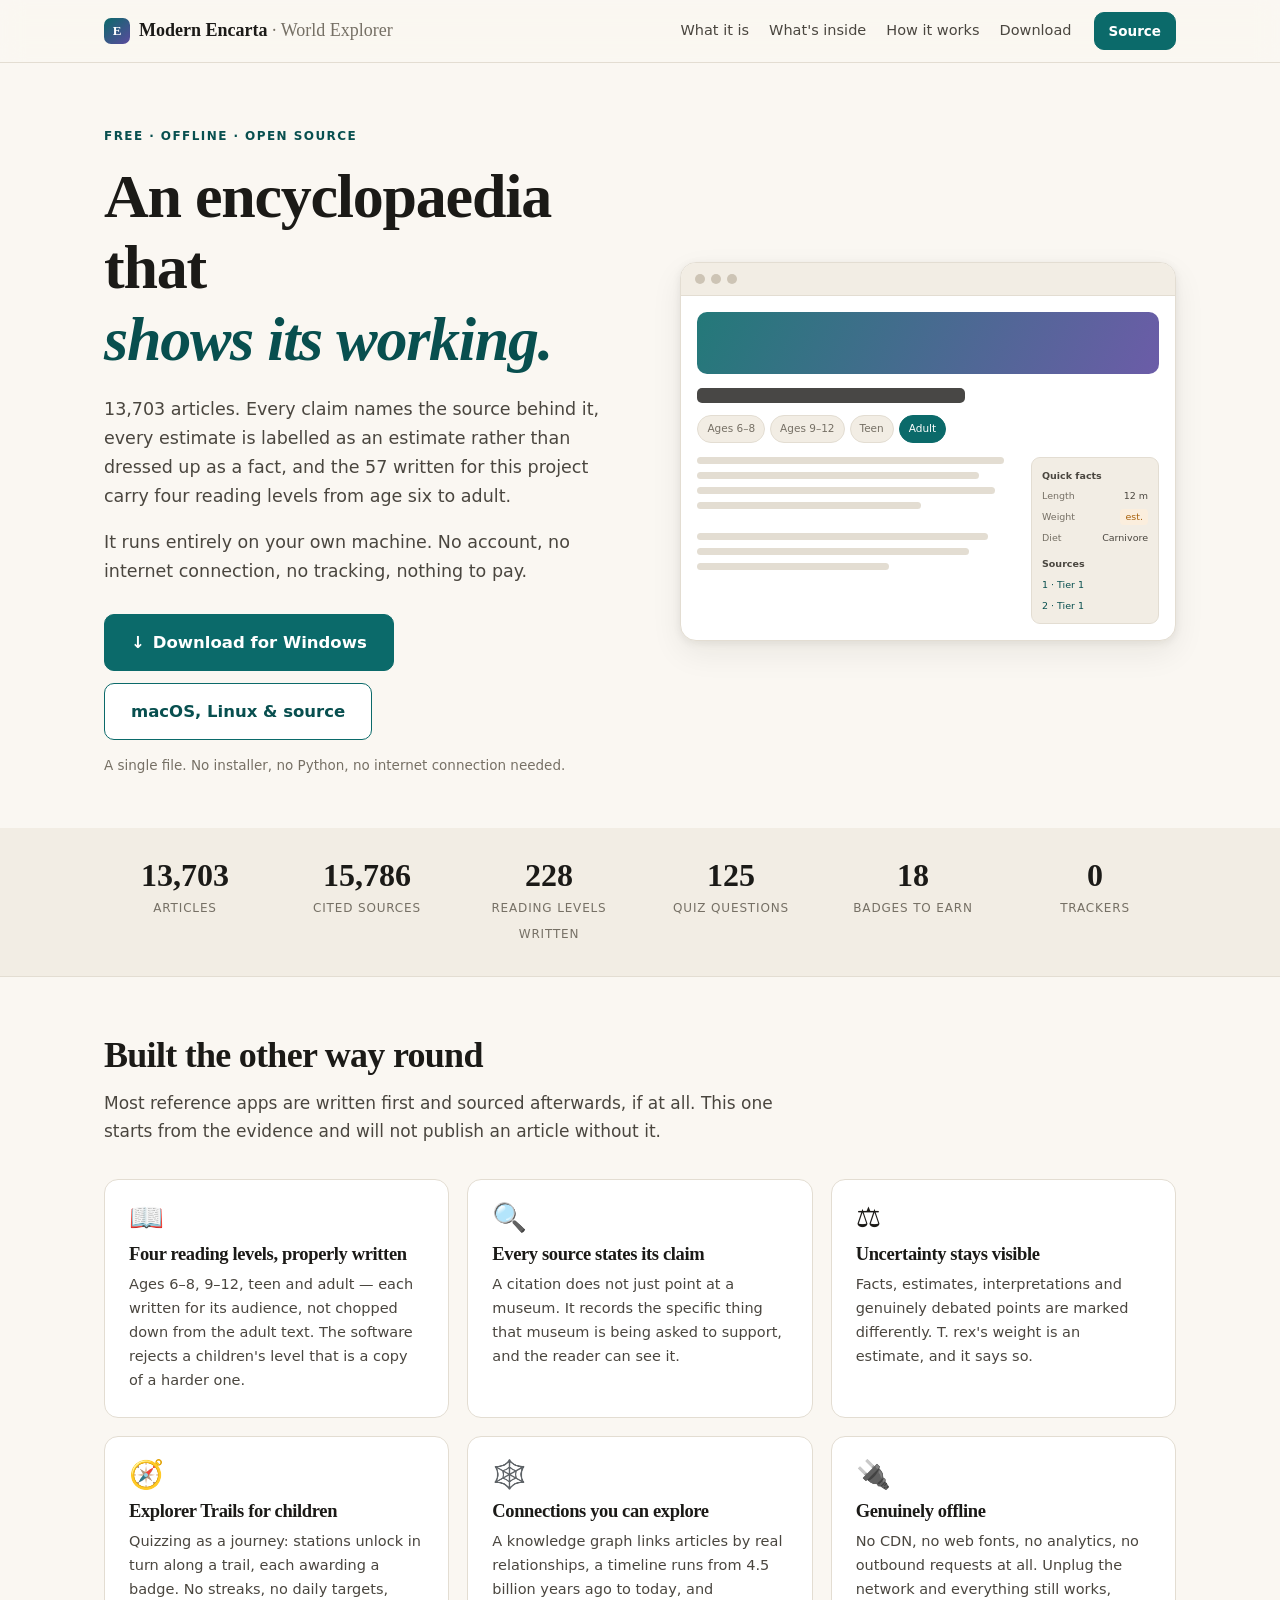
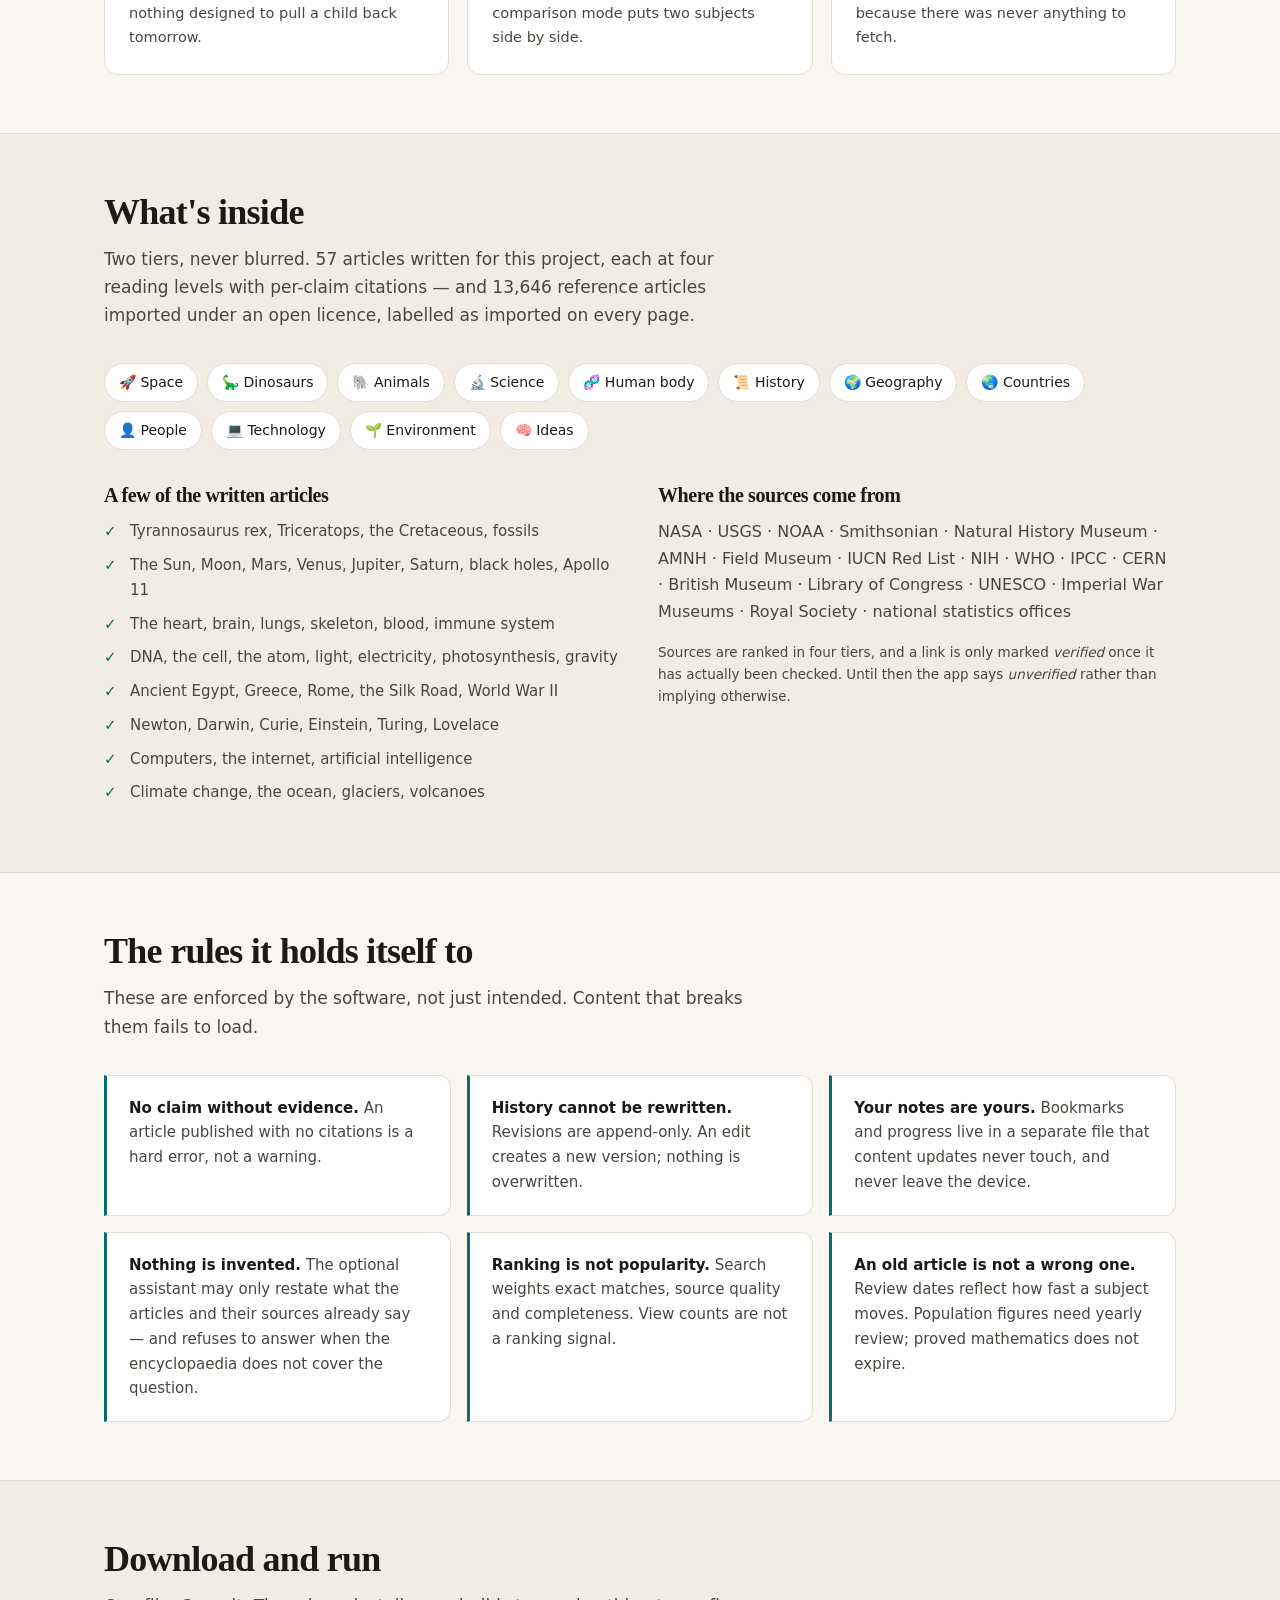
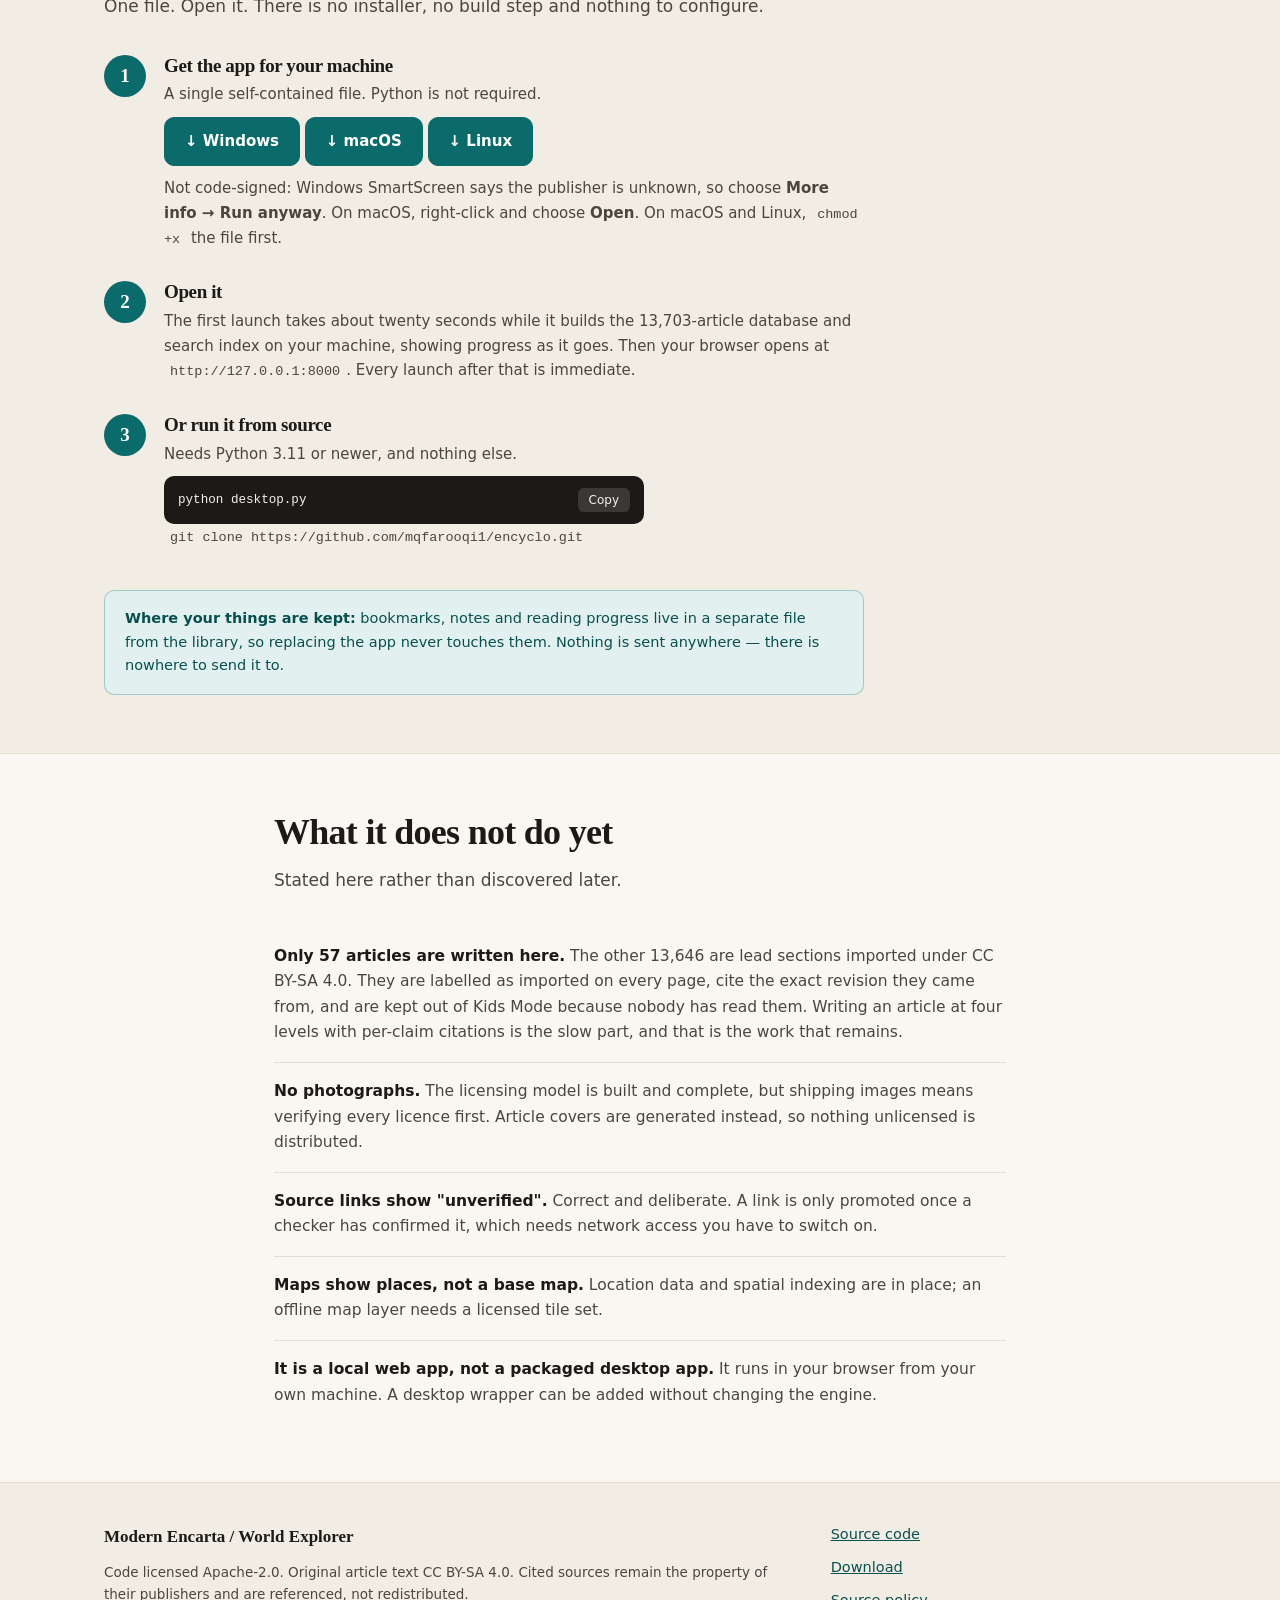
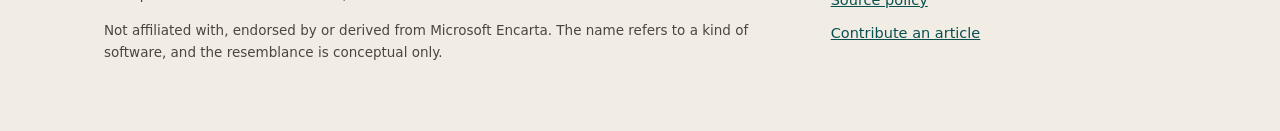
<file: index.html>
<!doctype html>
<html lang="en">
<head>
<meta charset="utf-8">
<meta name="viewport" content="width=device-width, initial-scale=1">
<title>Modern Encarta — an offline encyclopaedia that shows its sources</title>
<link rel="canonical" href="https://mqfarooqi1.github.io/encyclo/site/">
<meta http-equiv="refresh" content="0; url=./site/">
<meta name="description" content="A free, offline-first educational encyclopaedia. 13,703 articles, every claim sourced, four reading levels on the articles written for it. Runs on Python alone.">
<style>
  :root { color-scheme: light dark; }
  body {
    margin: 0; min-height: 100vh;
    display: grid; place-content: center; gap: 14px;
    padding: 40px; text-align: center;
    font: 16px/1.6 ui-sans-serif, system-ui, "Segoe UI", sans-serif;
    background: #f4f6f3; color: #14171a;
  }
  a { color: #16544a; }
  @media (prefers-color-scheme: dark) {
    body { background: #0f1214; color: #e7ece9; }
    a { color: #5cc0ac; }
  }
</style>
</head>
<body>
  <p>Taking you to <strong>Modern Encarta</strong>&hellip;</p>
  <p><a href="./site/">Open the site</a> if you are not redirected.</p>
</body>
</html>
</file>
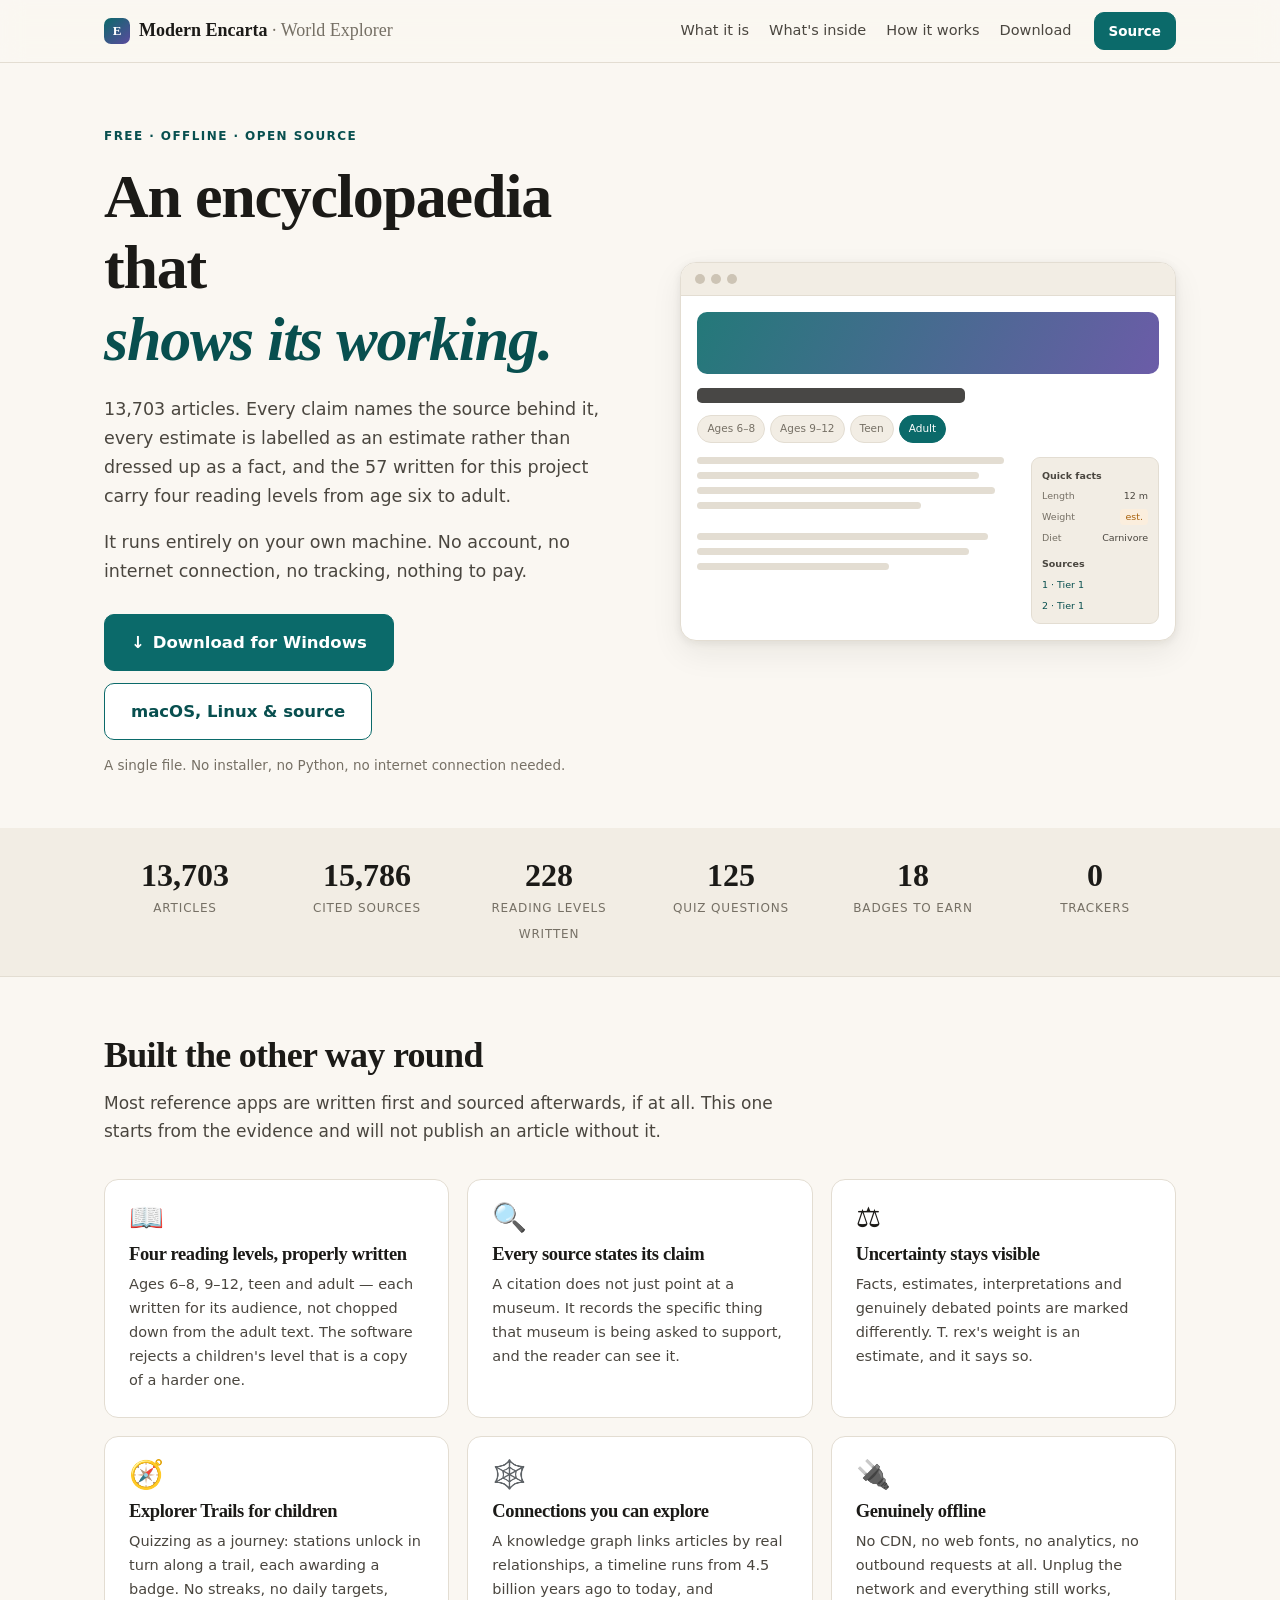
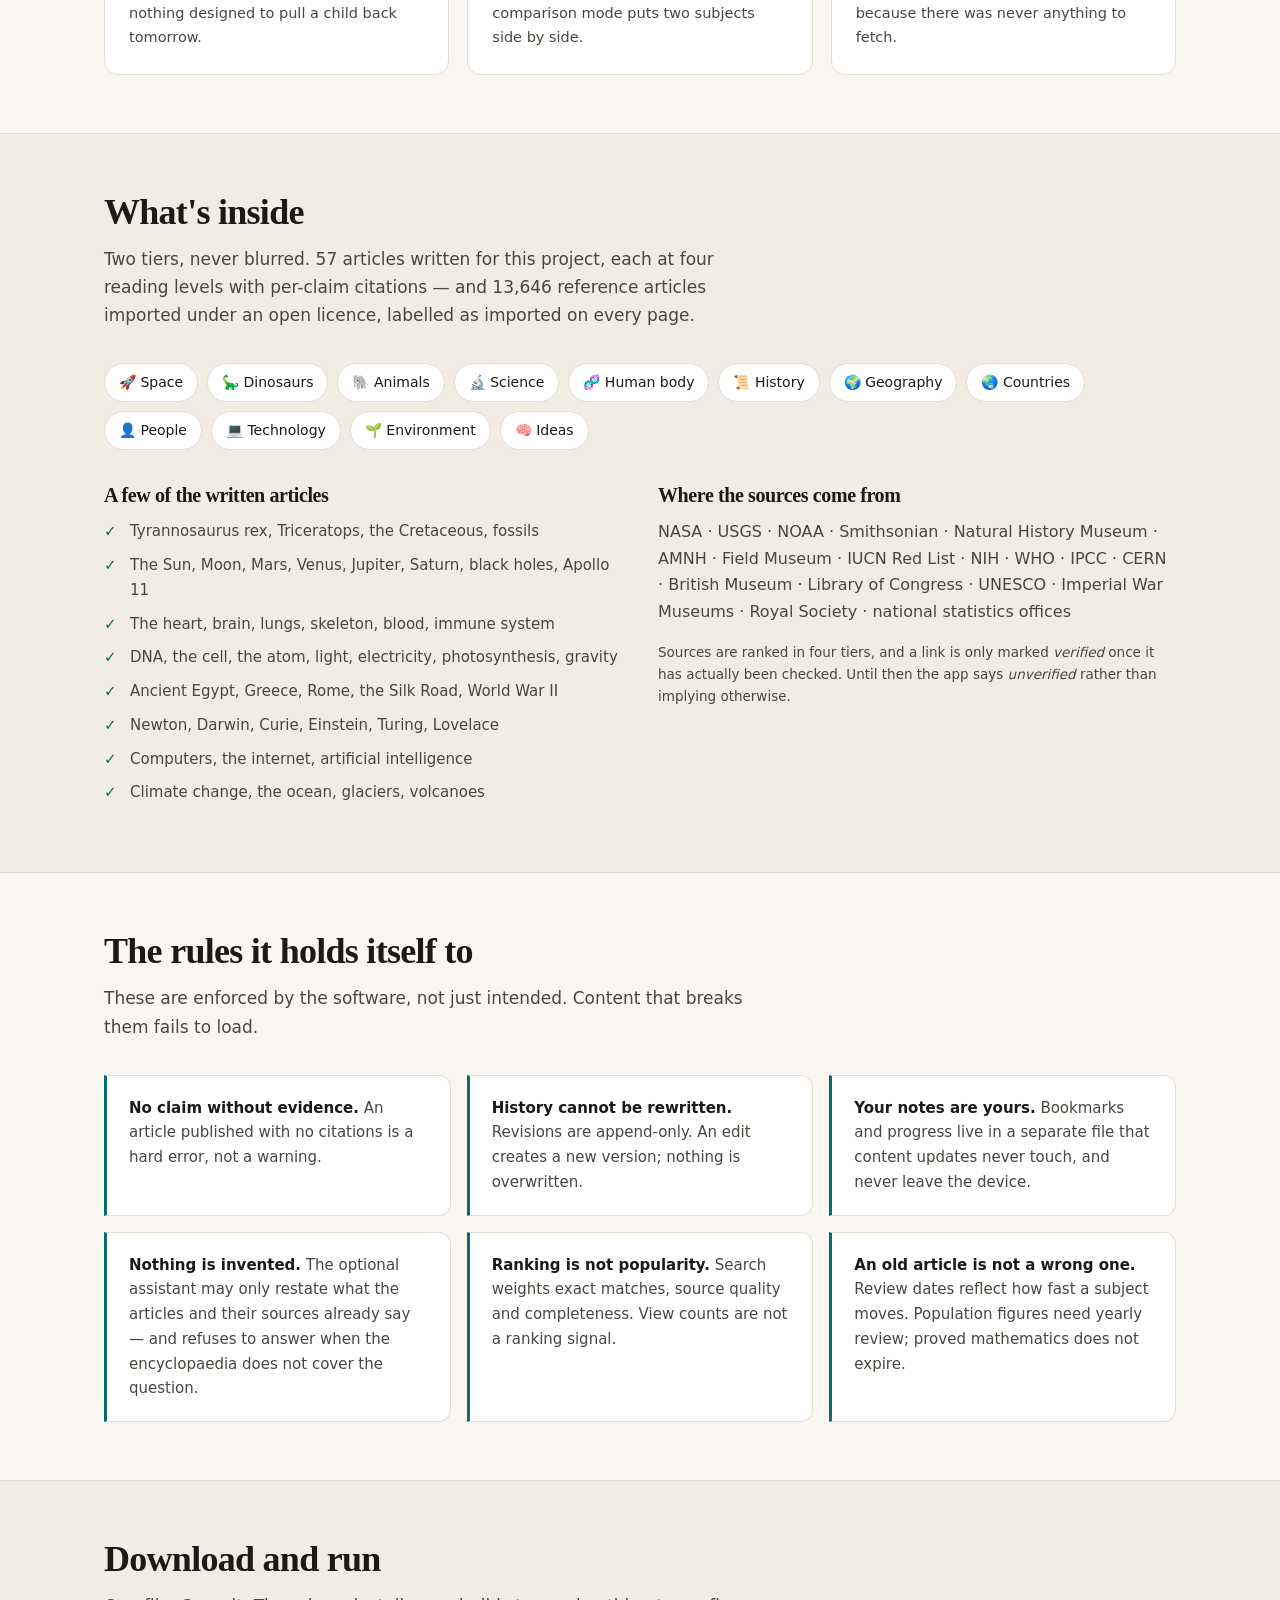
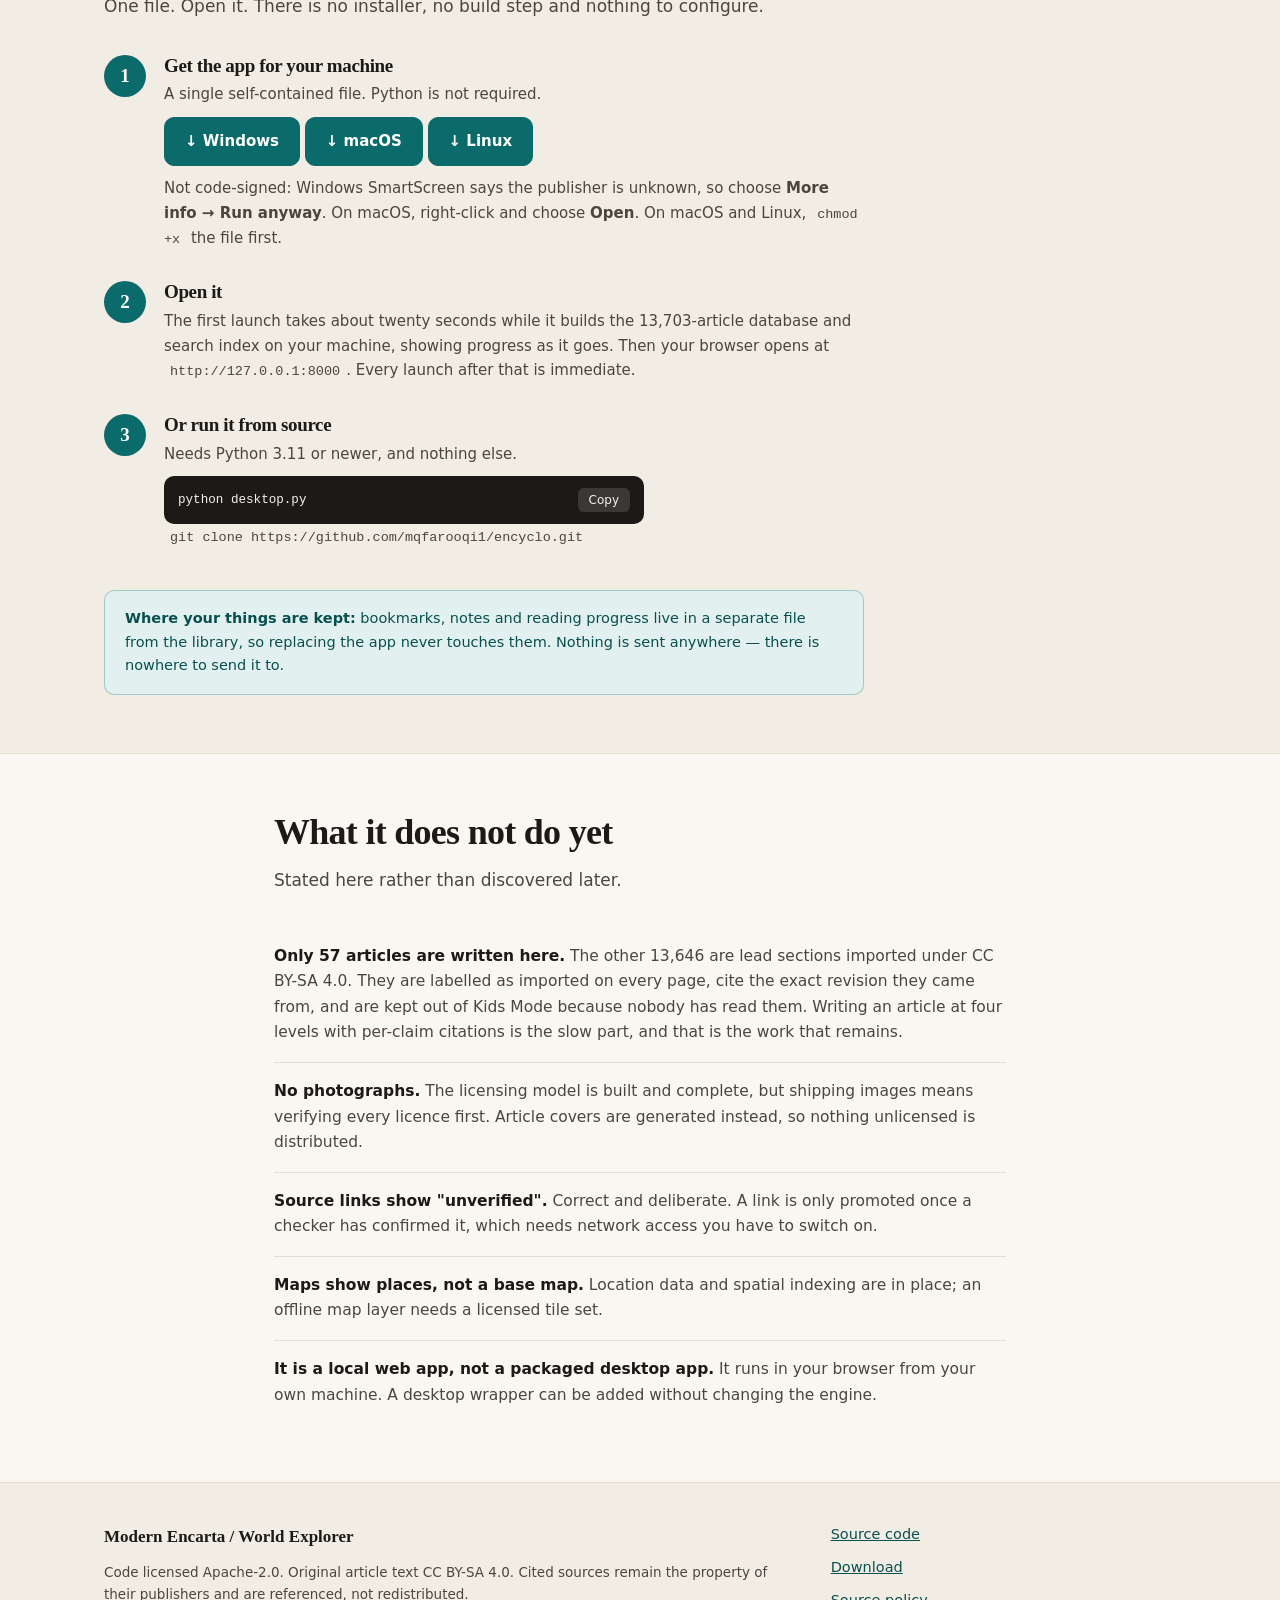
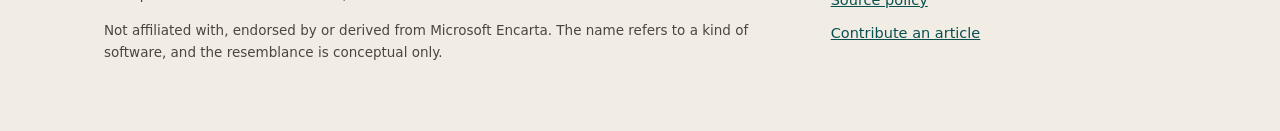
<file: site/index.html>
<!DOCTYPE html>
<html lang="en">
<head>
<meta charset="utf-8">
<meta name="viewport" content="width=device-width, initial-scale=1">
<title>Modern Encarta — an offline encyclopaedia that shows its sources</title>
<meta name="description" content="A free, offline-first educational encyclopaedia. 13,703 articles, every claim sourced, four reading levels on the articles written for it, and quizzes and Explorer Trails for children. Runs on Python alone — no account, no internet, no tracking.">
<meta property="og:title" content="Modern Encarta / World Explorer">
<meta property="og:description" content="An offline encyclopaedia that shows its sources. 13,703 articles, cited claims, four reading levels on its own writing, and a quiz trail for children.">
<meta property="og:type" content="website">
<link rel="stylesheet" href="style.css">
<link rel="icon" href="data:image/svg+xml,<svg xmlns='http://www.w3.org/2000/svg' viewBox='0 0 32 32'><rect width='32' height='32' rx='8' fill='%230b6a6a'/><text x='16' y='23' font-size='19' text-anchor='middle' fill='white' font-family='Georgia,serif'>E</text></svg>">
</head>
<body>

<a class="skip" href="#main">Skip to content</a>

<header class="nav">
  <div class="wrap nav-inner">
    <a class="brand" href="#top">
      <span class="mark" aria-hidden="true">E</span>
      <span>Modern Encarta<em> · World Explorer</em></span>
    </a>
    <nav aria-label="Sections">
      <a href="#what">What it is</a>
      <a href="#inside">What's inside</a>
      <a href="#trust">How it works</a>
      <a href="#get">Download</a>
    </nav>
    <a class="btn small" href="https://github.com/mqfarooqi1/encyclo">Source</a>
  </div>
</header>

<main id="main">

<!-- ------------------------------------------------------------------ hero -->
<section class="hero" id="top">
  <div class="wrap hero-grid">
    <div>
      <p class="eyebrow">Free · Offline · Open source</p>
      <h1>An encyclopaedia that<br><em>shows its working.</em></h1>
      <p class="lede">
        13,703 articles. Every claim names the source behind it, every estimate is
        labelled as an estimate rather than dressed up as a fact, and the 57 written
        for this project carry four reading levels from age six to adult.
      </p>
      <p class="lede">
        It runs entirely on your own machine. No account, no internet connection,
        no tracking, nothing to pay.
      </p>
      <div class="cta">
        <a class="btn big" href="https://github.com/mqfarooqi1/encyclo/releases/latest/download/ModernEncarta-windows.exe">
          <span aria-hidden="true">↓</span> Download for Windows
        </a>
        <a class="btn big ghost" href="#get">macOS, Linux &amp; source</a>
      </div>
      <p class="fineprint">
        A single file. No installer, no Python, no internet connection needed.
      </p>
    </div>

    <!-- A stylised impression of the app, drawn in CSS. No screenshots are used,
         so nothing here can drift out of date with the software. -->
    <div class="shot" aria-hidden="true">
      <div class="shot-bar"><i></i><i></i><i></i></div>
      <div class="shot-body">
        <div class="shot-hero"></div>
        <div class="shot-title"></div>
        <div class="shot-levels">
          <span>Ages 6–8</span><span>Ages 9–12</span><span>Teen</span><span class="on">Adult</span>
        </div>
        <div class="shot-cols">
          <div class="shot-text">
            <i style="width:96%"></i><i style="width:88%"></i><i style="width:93%"></i>
            <i style="width:70%"></i><i class="gap"></i>
            <i style="width:91%"></i><i style="width:85%"></i><i style="width:60%"></i>
          </div>
          <div class="shot-panel">
            <b>Quick facts</b>
            <span>Length <em>12 m</em></span>
            <span>Weight <em class="est">est.</em></span>
            <span>Diet <em>Carnivore</em></span>
            <b class="mt">Sources</b>
            <span class="src">1 · Tier 1</span>
            <span class="src">2 · Tier 1</span>
          </div>
        </div>
      </div>
    </div>
  </div>
</section>

<!-- ----------------------------------------------------------------- stats -->
<section class="band stats-band">
  <div class="wrap stats">
    <div><b>13,703</b><span>Articles</span></div>
    <div><b>15,786</b><span>Cited sources</span></div>
    <div><b>228</b><span>Reading levels written</span></div>
    <div><b>125</b><span>Quiz questions</span></div>
    <div><b>18</b><span>Badges to earn</span></div>
    <div><b>0</b><span>Trackers</span></div>
  </div>
</section>

<!-- ------------------------------------------------------------------ what -->
<section class="band" id="what">
  <div class="wrap">
    <h2>Built the other way round</h2>
    <p class="section-lede">
      Most reference apps are written first and sourced afterwards, if at all.
      This one starts from the evidence and will not publish an article without it.
    </p>

    <div class="cards">
      <article class="card">
        <span class="ico" aria-hidden="true">📖</span>
        <h3>Four reading levels, properly written</h3>
        <p>
          Ages 6–8, 9–12, teen and adult — each written for its audience, not
          chopped down from the adult text. The software rejects a children's
          level that is a copy of a harder one.
        </p>
      </article>
      <article class="card">
        <span class="ico" aria-hidden="true">🔍</span>
        <h3>Every source states its claim</h3>
        <p>
          A citation does not just point at a museum. It records the specific
          thing that museum is being asked to support, and the reader can see it.
        </p>
      </article>
      <article class="card">
        <span class="ico" aria-hidden="true">⚖️</span>
        <h3>Uncertainty stays visible</h3>
        <p>
          Facts, estimates, interpretations and genuinely debated points are
          marked differently. T. rex's weight is an estimate, and it says so.
        </p>
      </article>
      <article class="card">
        <span class="ico" aria-hidden="true">🧭</span>
        <h3>Explorer Trails for children</h3>
        <p>
          Quizzing as a journey: stations unlock in turn along a trail, each
          awarding a badge. No streaks, no daily targets, nothing designed to
          pull a child back tomorrow.
        </p>
      </article>
      <article class="card">
        <span class="ico" aria-hidden="true">🕸️</span>
        <h3>Connections you can explore</h3>
        <p>
          A knowledge graph links articles by real relationships, a timeline runs
          from 4.5 billion years ago to today, and comparison mode puts two
          subjects side by side.
        </p>
      </article>
      <article class="card">
        <span class="ico" aria-hidden="true">🔌</span>
        <h3>Genuinely offline</h3>
        <p>
          No CDN, no web fonts, no analytics, no outbound requests at all.
          Unplug the network and everything still works, because there was never
          anything to fetch.
        </p>
      </article>
    </div>
  </div>
</section>

<!-- ---------------------------------------------------------------- inside -->
<section class="band alt" id="inside">
  <div class="wrap">
    <h2>What's inside</h2>
    <p class="section-lede">
      Two tiers, never blurred. 57 articles written for this project, each at four
      reading levels with per-claim citations — and 13,646 reference articles
      imported under an open licence, labelled as imported on every page.
    </p>

    <div class="topics">
      <span>🚀 Space</span><span>🦕 Dinosaurs</span><span>🐘 Animals</span>
      <span>🔬 Science</span><span>🧬 Human body</span><span>📜 History</span>
      <span>🌍 Geography</span><span>🌏 Countries</span><span>👤 People</span>
      <span>💻 Technology</span><span>🌱 Environment</span><span>🧠 Ideas</span>
    </div>

    <div class="split">
      <div>
        <h3>A few of the written articles</h3>
        <ul class="ticks">
          <li>Tyrannosaurus rex, Triceratops, the Cretaceous, fossils</li>
          <li>The Sun, Moon, Mars, Venus, Jupiter, Saturn, black holes, Apollo 11</li>
          <li>The heart, brain, lungs, skeleton, blood, immune system</li>
          <li>DNA, the cell, the atom, light, electricity, photosynthesis, gravity</li>
          <li>Ancient Egypt, Greece, Rome, the Silk Road, World War II</li>
          <li>Newton, Darwin, Curie, Einstein, Turing, Lovelace</li>
          <li>Computers, the internet, artificial intelligence</li>
          <li>Climate change, the ocean, glaciers, volcanoes</li>
        </ul>
      </div>
      <div>
        <h3>Where the sources come from</h3>
        <p class="muted">
          NASA · USGS · NOAA · Smithsonian · Natural History Museum · AMNH ·
          Field Museum · IUCN Red List · NIH · WHO · IPCC · CERN · British Museum ·
          Library of Congress · UNESCO · Imperial War Museums · Royal Society ·
          national statistics offices
        </p>
        <p class="muted small">
          Sources are ranked in four tiers, and a link is only marked
          <em>verified</em> once it has actually been checked. Until then the app
          says <em>unverified</em> rather than implying otherwise.
        </p>
      </div>
    </div>
  </div>
</section>

<!-- ----------------------------------------------------------------- trust -->
<section class="band" id="trust">
  <div class="wrap">
    <h2>The rules it holds itself to</h2>
    <p class="section-lede">
      These are enforced by the software, not just intended. Content that breaks
      them fails to load.
    </p>
    <div class="rules">
      <div><b>No claim without evidence.</b> An article published with no citations is a hard error, not a warning.</div>
      <div><b>History cannot be rewritten.</b> Revisions are append-only. An edit creates a new version; nothing is overwritten.</div>
      <div><b>Your notes are yours.</b> Bookmarks and progress live in a separate file that content updates never touch, and never leave the device.</div>
      <div><b>Nothing is invented.</b> The optional assistant may only restate what the articles and their sources already say — and refuses to answer when the encyclopaedia does not cover the question.</div>
      <div><b>Ranking is not popularity.</b> Search weights exact matches, source quality and completeness. View counts are not a ranking signal.</div>
      <div><b>An old article is not a wrong one.</b> Review dates reflect how fast a subject moves. Population figures need yearly review; proved mathematics does not expire.</div>
    </div>
  </div>
</section>

<!-- ------------------------------------------------------------------- get -->
<section class="band alt" id="get">
  <div class="wrap">
    <h2>Download and run</h2>
    <p class="section-lede">
      One file. Open it. There is no installer, no build step and nothing to
      configure.
    </p>

    <div class="steps">
      <div class="step">
        <b>1</b>
        <div>
          <h3>Get the app for your machine</h3>
          <p>A single self-contained file. Python is not required.</p>
          <p>
            <a class="btn" href="https://github.com/mqfarooqi1/encyclo/releases/latest/download/ModernEncarta-windows.exe">↓ Windows</a>
            <a class="btn" href="https://github.com/mqfarooqi1/encyclo/releases/latest/download/ModernEncarta-macos">↓ macOS</a>
            <a class="btn" href="https://github.com/mqfarooqi1/encyclo/releases/latest/download/ModernEncarta-linux">↓ Linux</a>
          </p>
          <p class="muted small">
            Not code-signed: Windows SmartScreen says the publisher is unknown, so
            choose <b>More info → Run anyway</b>. On macOS, right-click and choose
            <b>Open</b>. On macOS and Linux, <code>chmod +x</code> the file first.
          </p>
        </div>
      </div>

      <div class="step">
        <b>2</b>
        <div>
          <h3>Open it</h3>
          <p>
            The first launch takes about twenty seconds while it builds the
            13,703-article database and search index on your machine, showing
            progress as it goes. Then your browser opens at
            <code>http://127.0.0.1:8000</code>. Every launch after that is immediate.
          </p>
        </div>
      </div>

      <div class="step">
        <b>3</b>
        <div>
          <h3>Or run it from source</h3>
          <p>Needs Python 3.11 or newer, and nothing else.</p>
          <div class="cmd"><code>python desktop.py</code><button class="copy" type="button" data-copy="python desktop.py">Copy</button></div>
          <p class="muted small">
            <code>git clone https://github.com/mqfarooqi1/encyclo.git</code>
          </p>
        </div>
      </div>
    </div>

    <div class="req">
      <b>Where your things are kept:</b> bookmarks, notes and reading progress
      live in a separate file from the library, so replacing the app never
      touches them. Nothing is sent anywhere &mdash; there is nowhere to send it to.
    </div>
  </div>
</section>

<!-- ---------------------------------------------------------------- honest -->
<section class="band" id="honest">
  <div class="wrap narrow">
    <h2>What it does not do yet</h2>
    <p class="section-lede">
      Stated here rather than discovered later.
    </p>
    <ul class="gaps">
      <li>
        <b>Only 57 articles are written here.</b> The other 13,646 are lead
        sections imported under CC BY-SA 4.0. They are labelled as imported on
        every page, cite the exact revision they came from, and are kept out of
        Kids Mode because nobody has read them. Writing an article at four
        levels with per-claim citations is the slow part, and that is the work
        that remains.
      </li>
      <li>
        <b>No photographs.</b> The licensing model is built and complete, but
        shipping images means verifying every licence first. Article covers are
        generated instead, so nothing unlicensed is distributed.
      </li>
      <li>
        <b>Source links show "unverified".</b> Correct and deliberate. A link is
        only promoted once a checker has confirmed it, which needs network access
        you have to switch on.
      </li>
      <li>
        <b>Maps show places, not a base map.</b> Location data and spatial
        indexing are in place; an offline map layer needs a licensed tile set.
      </li>
      <li>
        <b>It is a local web app, not a packaged desktop app.</b> It runs in your
        browser from your own machine. A desktop wrapper can be added without
        changing the engine.
      </li>
    </ul>
  </div>
</section>

</main>

<footer class="foot">
  <div class="wrap foot-inner">
    <div>
      <strong>Modern Encarta / World Explorer</strong>
      <p class="muted small">
        Code licensed Apache-2.0. Original article text CC&nbsp;BY-SA&nbsp;4.0.
        Cited sources remain the property of their publishers and are referenced,
        not redistributed.
      </p>
      <p class="muted small">
        Not affiliated with, endorsed by or derived from Microsoft Encarta. The
        name refers to a kind of software, and the resemblance is conceptual only.
      </p>
    </div>
    <div class="foot-links">
      <a href="https://github.com/mqfarooqi1/encyclo">Source code</a>
      <a href="https://github.com/mqfarooqi1/encyclo/releases/latest/download/ModernEncarta-windows.exe">Download</a>
      <a href="https://github.com/mqfarooqi1/encyclo/blob/main/docs/SOURCE_POLICY.md">Source policy</a>
      <a href="https://github.com/mqfarooqi1/encyclo/blob/main/docs/CONTENT_GUIDE.md">Contribute an article</a>
    </div>
  </div>
</footer>

<script>
// Copy-to-clipboard for the install commands. Progressive: if the clipboard API
// is unavailable the button reports it rather than silently doing nothing.
for (const button of document.querySelectorAll('.copy')) {
  button.addEventListener('click', async () => {
    const text = button.dataset.copy;
    const original = button.textContent;
    try {
      await navigator.clipboard.writeText(text);
      button.textContent = 'Copied';
    } catch {
      button.textContent = 'Press Ctrl+C';
    }
    setTimeout(() => { button.textContent = original; }, 1600);
  });
}
</script>
</body>
</html>
</file>
<file: site/style.css>
/* Landing page. Shares the application's typographic and colour language so the
   site and the product read as one thing. Self-contained: no web fonts, no CDN,
   nothing fetched at runtime. */

:root {
  color-scheme: light;
  --paper:      #faf7f2;
  --paper-2:    #f2ede4;
  --surface:    #ffffff;
  --line:       #e3ddd2;
  --line-2:     #cdc4b5;
  --ink:        #1b1a17;
  --ink-2:      #4a463f;
  --ink-3:      #767065;
  --accent:     #0b6a6a;
  --accent-ink: #084f4f;
  --accent-soft:#e2f1ef;
  --amber:      #a8620d;
  --amber-soft: #fbeedd;
  --violet:     #5b4a9e;
  --serif: "Iowan Old Style", "Palatino Linotype", Palatino, "Book Antiqua", Georgia, serif;
  --sans: ui-sans-serif, system-ui, -apple-system, "Segoe UI", Roboto, "Helvetica Neue", Arial, sans-serif;
  --mono: ui-monospace, "Cascadia Mono", "SF Mono", Menlo, Consolas, monospace;
  --wrap: 1120px;
  --sh-sm: 0 1px 2px rgba(30,25,15,.06), 0 1px 3px rgba(30,25,15,.04);
  --sh-md: 0 2px 8px rgba(30,25,15,.07), 0 12px 32px rgba(30,25,15,.07);
}

@media (prefers-color-scheme: dark) {
  :root {
    color-scheme: dark;
    --paper:      #131417;
    --paper-2:    #1a1c20;
    --surface:    #1c1e23;
    --line:       #2e3138;
    --line-2:     #454a53;
    --ink:        #ece9e3;
    --ink-2:      #b8b3a9;
    --ink-3:      #8b867c;
    --accent:     #4ec5bd;
    --accent-ink: #7fd8d2;
    --accent-soft:#14312f;
    --amber:      #e0a05a;
    --amber-soft: #33260f;
    --violet:     #a89bea;
    --sh-sm: 0 1px 2px rgba(0,0,0,.4);
    --sh-md: 0 8px 32px rgba(0,0,0,.5);
  }
}

* { box-sizing: border-box; }

body {
  margin: 0;
  background: var(--paper);
  color: var(--ink);
  font-family: var(--sans);
  font-size: 16px;
  line-height: 1.65;
  -webkit-font-smoothing: antialiased;
}

h1, h2, h3 { font-family: var(--serif); font-weight: 600; line-height: 1.15; margin: 0; letter-spacing: -.02em; }
p { margin: 0 0 1em; }
a { color: var(--accent-ink); }
code { font-family: var(--mono); font-size: .9em; background: var(--paper-2); padding: 2px 6px; border-radius: 5px; }
:focus-visible { outline: 2px solid var(--accent); outline-offset: 3px; border-radius: 4px; }

.wrap { max-width: var(--wrap); margin: 0 auto; padding: 0 24px; }
.wrap.narrow { max-width: 780px; }
.muted { color: var(--ink-2); }
.small { font-size: 13.5px; }

.skip { position: absolute; left: -9999px; }
.skip:focus { left: 8px; top: 8px; background: var(--accent); color: #fff; padding: 10px 16px; border-radius: 8px; z-index: 99; }

/* ------------------------------------------------------------------- nav -- */
.nav {
  position: sticky; top: 0; z-index: 20;
  background: color-mix(in srgb, var(--paper) 88%, transparent);
  backdrop-filter: saturate(180%) blur(12px);
  border-bottom: 1px solid var(--line);
}
.nav-inner { display: flex; align-items: center; gap: 22px; padding: 12px 24px; }
.brand { display: flex; align-items: center; gap: 9px; font-family: var(--serif); font-size: 18px;
         font-weight: 600; color: var(--ink); text-decoration: none; white-space: nowrap; }
.brand em { font-style: normal; color: var(--ink-3); font-weight: 400; }
.mark { width: 26px; height: 26px; border-radius: 7px; display: grid; place-items: center;
        background: linear-gradient(140deg, var(--accent), var(--violet)); color: #fff; font-size: 13px; }
.nav nav { display: flex; gap: 20px; margin-left: auto; font-size: 14.5px; }
.nav nav a { color: var(--ink-2); text-decoration: none; }
.nav nav a:hover { color: var(--accent-ink); }
@media (max-width: 860px) { .nav nav { display: none; } .nav-inner .btn { margin-left: auto; } }

/* ----------------------------------------------------------------- button -- */
.btn {
  display: inline-flex; align-items: center; gap: 8px; padding: 11px 20px;
  border-radius: 10px; font-size: 15px; font-weight: 600; text-decoration: none;
  background: var(--accent); color: #fff; border: 1px solid var(--accent);
  transition: filter .15s, transform .15s;
}
.btn:hover { filter: brightness(1.08); transform: translateY(-1px); }
.btn.ghost { background: var(--surface); color: var(--accent-ink); }
.btn.ghost:hover { background: var(--accent-soft); }
.btn.small { padding: 7px 14px; font-size: 13.5px; }
.btn.big { padding: 14px 26px; font-size: 16.5px; }

/* ------------------------------------------------------------------ hero -- */
.hero { padding: 64px 0 52px; }
.hero-grid { display: grid; grid-template-columns: minmax(0,1.05fr) minmax(0,1fr); gap: 56px; align-items: center; }
.eyebrow { font-size: 12px; font-weight: 700; letter-spacing: .12em; text-transform: uppercase;
           color: var(--accent-ink); margin-bottom: 14px; }
.hero h1 { font-size: clamp(38px, 5.6vw, 62px); margin-bottom: 20px; }
.hero h1 em { font-style: italic; color: var(--accent-ink); }
.lede { font-size: 17.5px; color: var(--ink-2); max-width: 54ch; }
.cta { display: flex; gap: 12px; flex-wrap: wrap; margin: 28px 0 14px; }
.fineprint { font-size: 13.5px; color: var(--ink-3); margin: 0; }

@media (max-width: 900px) { .hero-grid { grid-template-columns: 1fr; gap: 40px; } }

/* stylised app impression */
.shot { background: var(--surface); border: 1px solid var(--line); border-radius: 16px;
        overflow: hidden; box-shadow: var(--sh-md); }
.shot-bar { display: flex; gap: 6px; padding: 11px 14px; border-bottom: 1px solid var(--line); background: var(--paper-2); }
.shot-bar i { width: 10px; height: 10px; border-radius: 50%; background: var(--line-2); }
.shot-body { padding: 16px; }
.shot-hero { height: 62px; border-radius: 10px; background: linear-gradient(115deg, var(--accent), var(--violet)); opacity: .9; }
.shot-title { height: 15px; width: 58%; border-radius: 5px; background: var(--ink); opacity: .8; margin: 14px 0 12px; }
.shot-levels { display: flex; gap: 5px; margin-bottom: 14px; flex-wrap: wrap; }
.shot-levels span { font-size: 10.5px; padding: 4px 9px; border-radius: 999px; background: var(--paper-2);
                    color: var(--ink-3); border: 1px solid var(--line); }
.shot-levels .on { background: var(--accent); color: #fff; border-color: var(--accent); }
.shot-cols { display: grid; grid-template-columns: 1fr 128px; gap: 14px; }
.shot-text i { display: block; height: 7px; border-radius: 4px; background: var(--line); margin-bottom: 8px; }
.shot-text i.gap { background: none; height: 8px; }
.shot-panel { background: var(--paper-2); border: 1px solid var(--line); border-radius: 9px; padding: 10px;
              font-size: 9.5px; color: var(--ink-3); display: flex; flex-direction: column; gap: 5px; }
.shot-panel b { font-size: 9.5px; color: var(--ink-2); }
.shot-panel b.mt { margin-top: 6px; }
.shot-panel span { display: flex; justify-content: space-between; gap: 6px; }
.shot-panel em { font-style: normal; color: var(--ink-2); }
.shot-panel em.est { background: var(--amber-soft); color: var(--amber); padding: 0 5px; border-radius: 4px; }
.shot-panel .src { color: var(--accent-ink); }

/* ----------------------------------------------------------------- bands -- */
.band { padding: 58px 0; border-top: 1px solid var(--line); }
.band.alt { background: var(--paper-2); }
.band h2 { font-size: clamp(26px, 3.4vw, 36px); margin-bottom: 12px; }
.section-lede { font-size: 17px; color: var(--ink-2); max-width: 62ch; margin-bottom: 34px; }

.stats-band { padding: 30px 0; border-top: 0; background: var(--paper-2); }
.stats { display: grid; grid-template-columns: repeat(auto-fit, minmax(130px, 1fr)); gap: 20px; text-align: center; }
.stats b { display: block; font-family: var(--serif); font-size: 32px; line-height: 1.1; }
.stats span { font-size: 12px; color: var(--ink-3); text-transform: uppercase; letter-spacing: .07em; }

/* ----------------------------------------------------------------- cards -- */
.cards { display: grid; grid-template-columns: repeat(auto-fit, minmax(285px, 1fr)); gap: 18px; }
.card { background: var(--surface); border: 1px solid var(--line); border-radius: 14px; padding: 24px; }
.card .ico { font-size: 28px; line-height: 1; display: block; margin-bottom: 12px; }
.card h3 { font-size: 18.5px; margin-bottom: 8px; }
.card p { font-size: 14.5px; color: var(--ink-2); margin: 0; }

/* ---------------------------------------------------------------- inside -- */
.topics { display: flex; flex-wrap: wrap; gap: 9px; margin-bottom: 34px; }
.topics span { padding: 7px 14px; border-radius: 999px; background: var(--surface);
               border: 1px solid var(--line); font-size: 14px; }
.split { display: grid; grid-template-columns: repeat(auto-fit, minmax(300px, 1fr)); gap: 36px; }
.split h3 { font-size: 20px; margin-bottom: 12px; }
.ticks { list-style: none; padding: 0; margin: 0; }
.ticks li { padding-left: 26px; position: relative; margin-bottom: 9px; font-size: 15px; color: var(--ink-2); }
.ticks li::before { content: "✓"; position: absolute; left: 0; color: var(--accent); font-weight: 700; }

/* ----------------------------------------------------------------- rules -- */
.rules { display: grid; grid-template-columns: repeat(auto-fit, minmax(320px, 1fr)); gap: 16px; }
.rules div { padding: 20px 22px; background: var(--surface); border: 1px solid var(--line);
             border-left: 3px solid var(--accent); border-radius: 0 12px 12px 0;
             font-size: 15px; color: var(--ink-2); }
.rules b { color: var(--ink); }

/* ----------------------------------------------------------------- steps -- */
.steps { display: flex; flex-direction: column; gap: 20px; max-width: 760px; }
.step { display: grid; grid-template-columns: 42px 1fr; gap: 18px; align-items: start; }
.step > b { width: 42px; height: 42px; border-radius: 50%; display: grid; place-items: center;
            background: var(--accent); color: #fff; font-family: var(--serif); font-size: 19px; }
.step h3 { font-size: 19px; margin-bottom: 6px; }
.step p { font-size: 15px; color: var(--ink-2); margin-bottom: 10px; }
.cmd { display: flex; align-items: center; gap: 10px; background: var(--ink); color: #f4f1ea;
       border-radius: 10px; padding: 12px 14px; font-family: var(--mono); font-size: 14px;
       max-width: 480px; }
.cmd code { background: none; color: inherit; padding: 0; flex: 1; }
.copy { margin-left: auto; background: rgba(255,255,255,.13); color: #f4f1ea; border: 0;
        padding: 5px 11px; border-radius: 6px; font-size: 12px; font-family: var(--sans);
        cursor: pointer; white-space: nowrap; }
.copy:hover { background: rgba(255,255,255,.24); }
.req { margin-top: 30px; padding: 16px 20px; border-radius: 10px; background: var(--accent-soft);
       border: 1px solid color-mix(in srgb, var(--accent) 30%, transparent);
       font-size: 14.5px; color: var(--accent-ink); max-width: 760px; }

/* ------------------------------------------------------------------ gaps -- */
.gaps { list-style: none; padding: 0; margin: 0; }
.gaps li { padding: 16px 0; border-bottom: 1px solid var(--line); font-size: 15.5px; color: var(--ink-2); }
.gaps li:last-child { border-bottom: 0; }
.gaps b { color: var(--ink); }

/* ------------------------------------------------------------------ foot -- */
.foot { border-top: 1px solid var(--line); padding: 40px 0 56px; background: var(--paper-2); }
.foot-inner { display: grid; grid-template-columns: minmax(0,2fr) minmax(0,1fr); gap: 36px; }
.foot strong { font-family: var(--serif); font-size: 17px; display: block; margin-bottom: 10px; }
.foot-links { display: flex; flex-direction: column; gap: 9px; font-size: 14.5px; }
@media (max-width: 720px) { .foot-inner { grid-template-columns: 1fr; } }

@media (prefers-reduced-motion: reduce) {
  * { transition: none !important; }
  .btn:hover { transform: none; }
}
</file>
